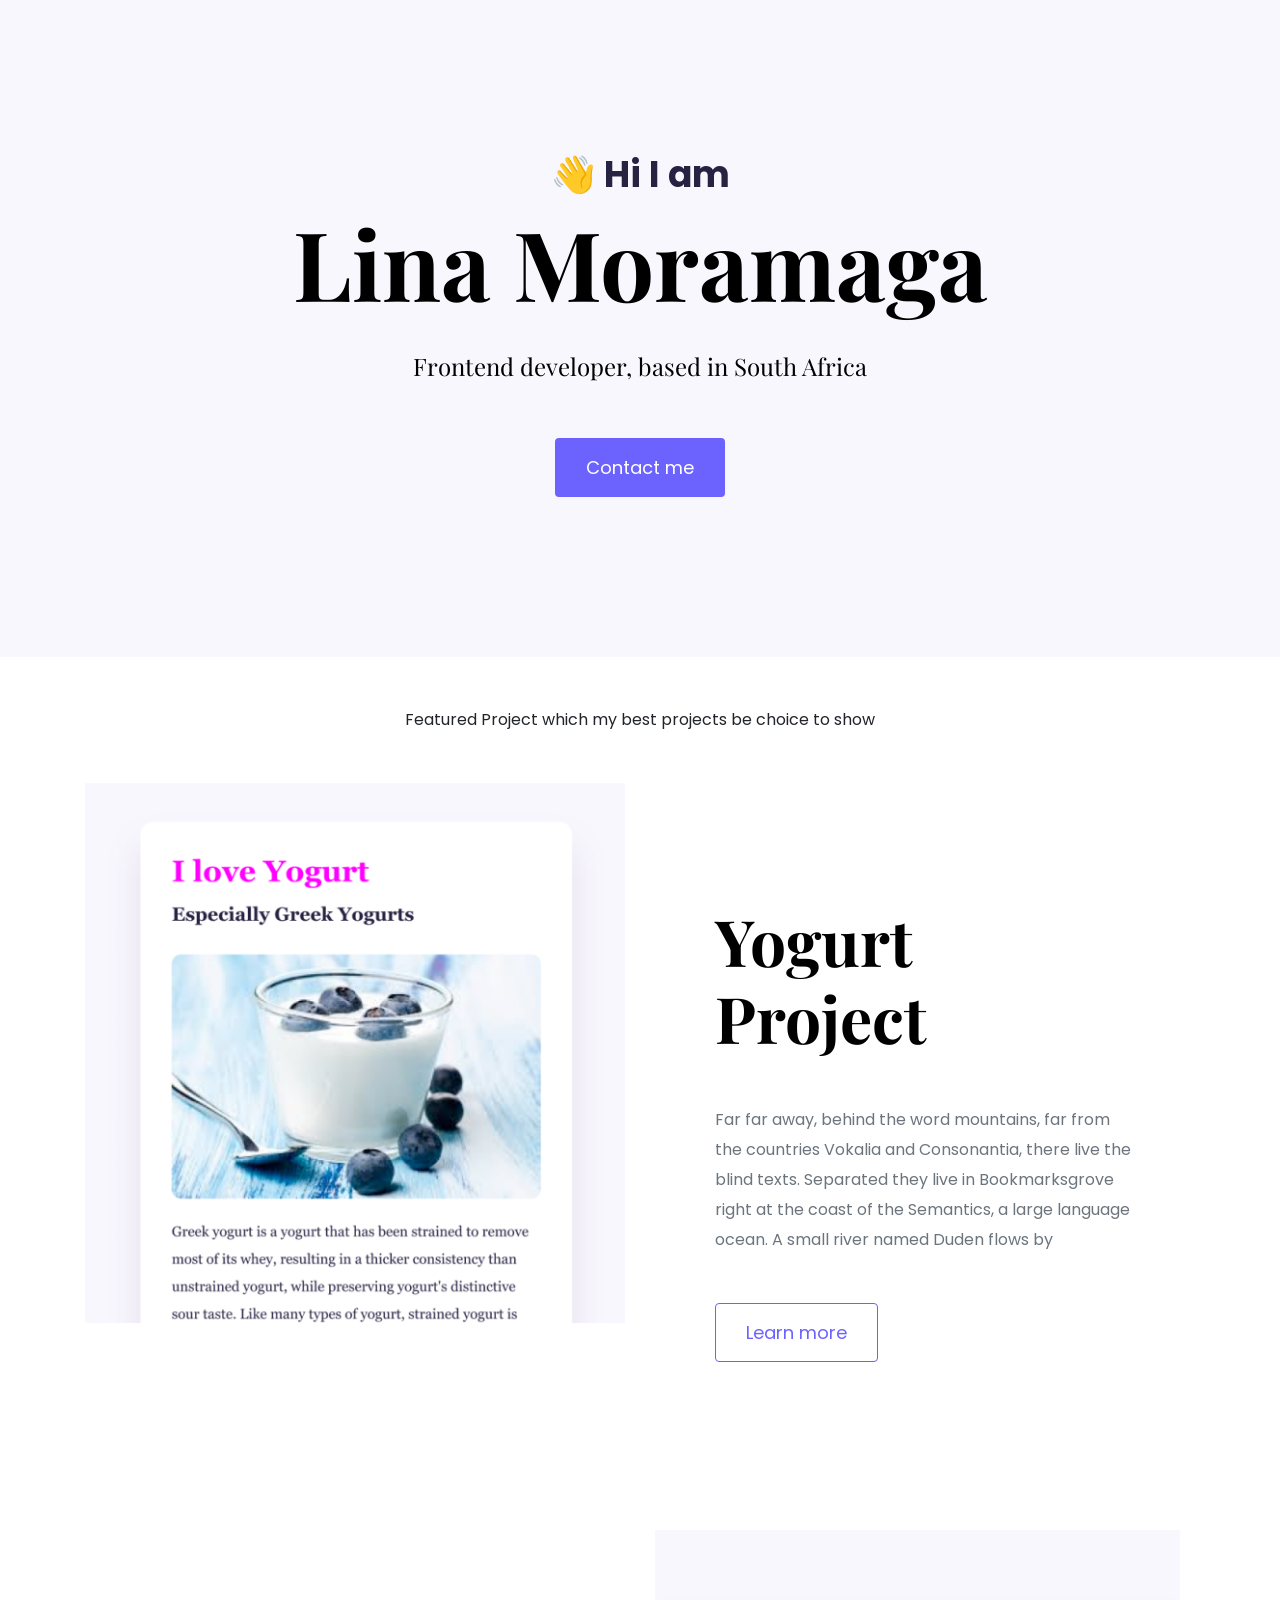
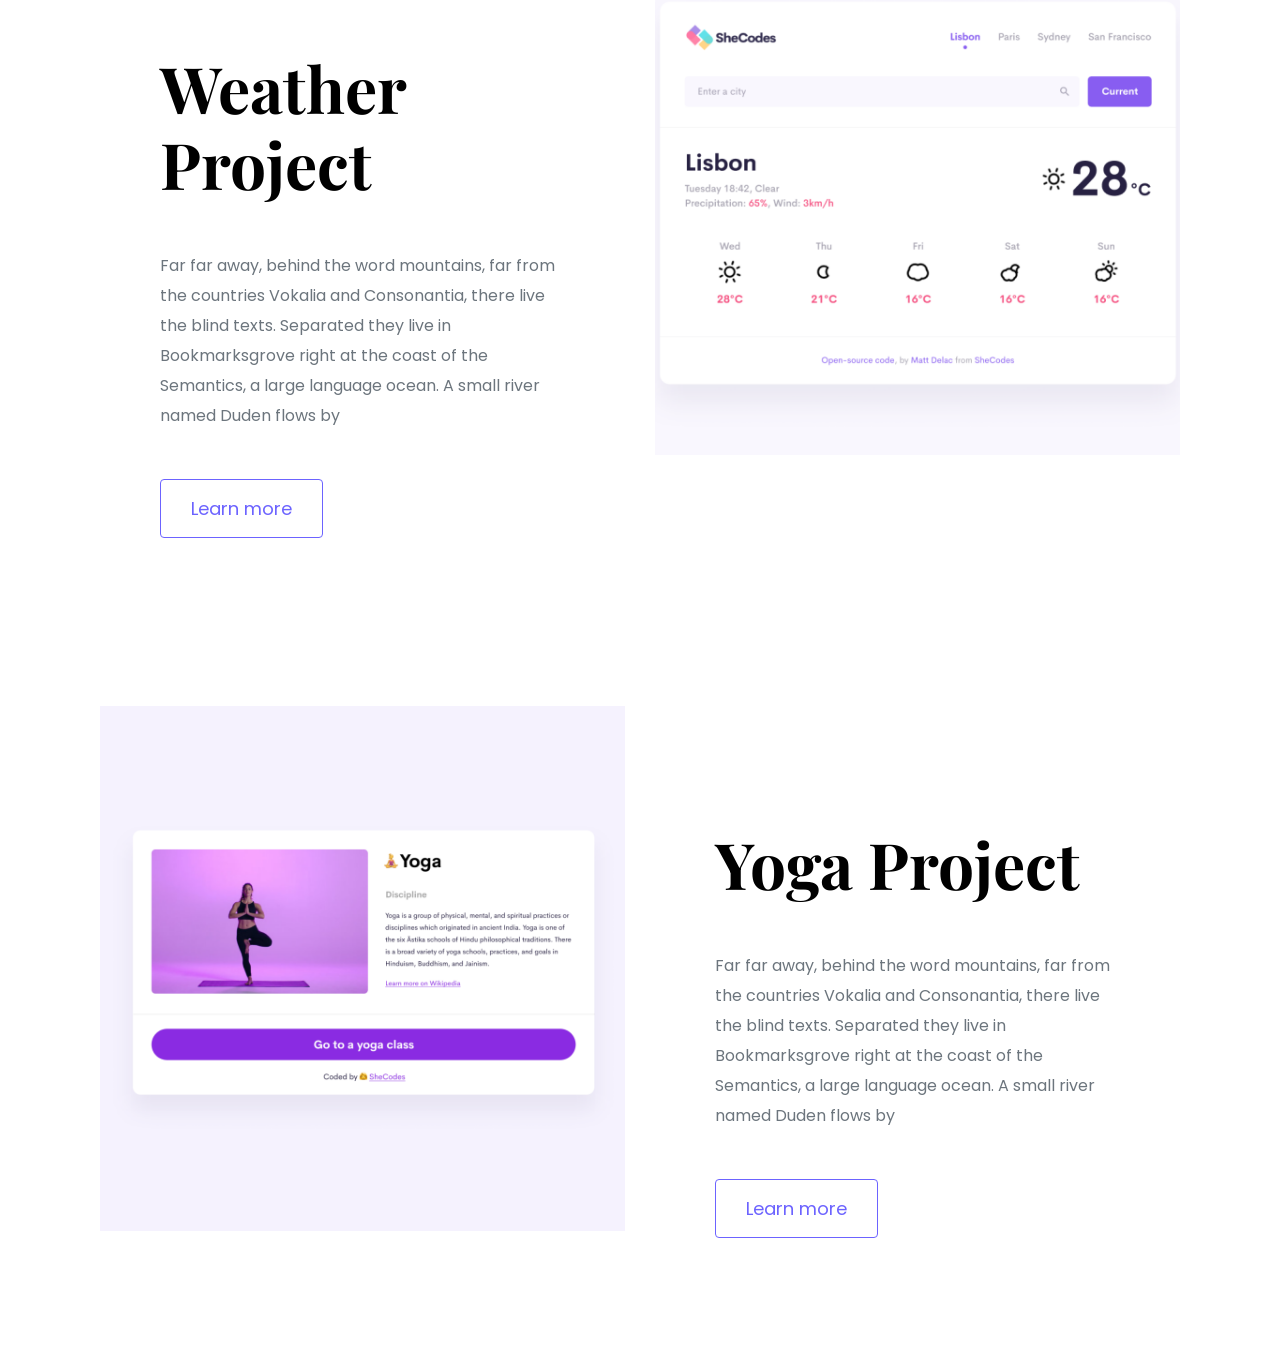
<file: index.html>
<!doctype html>
<html lang="en">
  <head>
    <meta charset="UTF-8" />
    <meta name="viewport" content="width=device-width, initial-scale=1.0" />

    <link
      rel="stylesheet"
      href="https://cdn.jsdelivr.net/npm/bootstrap@4.6.2/dist/css/bootstrap.min.css"
      integrity="sha384-xOolHFLEh07PJGoPkLv1IbcEPTNtaed2xpHsD9ESMhqIYd0nLMwNLD69Npy4HI+N"
      crossorigin="anonymous"
    />
    <link rel="preconnect" href="https://fonts.googleapis.com" />
    <link rel="preconnect" href="https://fonts.gstatic.com" crossorigin />
    <link
      href="https://fonts.googleapis.com/css2?family=Playfair+Display:ital,wght@0,400..900;1,400..900&family=Poppins:ital,wght@0,100;0,200;0,300;0,400;0,500;0,600;0,700;0,800;0,900;1,100;1,200;1,300;1,400;1,500;1,600;1,700;1,800;1,900&display=swap"
      rel="stylesheet"
    />
    <link
      rel="stylesheet"
      href="https://cdnjs.cloudflare.com/ajax/libs/font-awesome/6.0.0-beta3/css/all.min.css"
    />
    <link rel="stylesheet" href="src/style.css" />

    <title>SheCodes Portfolio</title>
  </head>
  <body>
    <div class="hero">
      <p>👋 Hi I am</p>
      <h1>Lina Moramaga</h1>
      <h2 class="mb-5">Frontend developer, based in South Africa</h2>
      <div>
        <a href="#" class="btn btn-branding">Contact me</a>
      </div>
    </div>
    <p class="text-center m-5">
      Featured Project which my best projects be choice to show
    </p>

    <div class="container">
      <div class="row mb-5">
        <div class="col d-none d-lg-block">
          <img src="images/yogurt.png " class="img-fluid" alt="" />
        </div>

        <div class="col">
          <div class="project-description">
            <h2 class="mb-5">Yogurt Project</h2>
            <p class="mb-5 text-muted">
              Far far away, behind the word mountains, far from the countries
              Vokalia and Consonantia, there live the blind texts. Separated
              they live in Bookmarksgrove right at the coast of the Semantics, a
              large language ocean. A small river named Duden flows by
            </p>
            <a href="" class="btn btn-branding-outline">Learn more</a>
          </div>
        </div>
      </div>


<div class="container">
  <div class="row mb-5">
    <div class="col">
      <div class="project-description">
        <h2 class="mb-5">Weather Project</h2>
        <p class="mb-5 text-muted">
          Far far away, behind the word mountains, far from the countries
          Vokalia and Consonantia, there live the blind texts. Separated
          they live in Bookmarksgrove right at the coast of the Semantics, a
          large language ocean. A small river named Duden flows by
        </p>
        <a href="" class="btn btn-branding-outline">Learn more</a>
      </div>
    </div>

    <div class="col d-none d-lg-block">
      <img src="images/weather.png" class="img-fluid" alt="" />
    </div>
  </div>
</div>



<div class="container">
      <div class="row">
        <div class="col d-none d-lg-block">
          <img src="images/yoga.png " class="img-fluid" alt="" />
        </div>

        <div class="col">
          <div class="project-description">
            <h2 class="mb-5">Yoga Project</h2>
            <p class="mb-5 text-muted">
              Far far away, behind the word mountains, far from the countries
              Vokalia and Consonantia, there live the blind texts. Separated
              they live in Bookmarksgrove right at the coast of the Semantics, a
              large language ocean. A small river named Duden flows by
            </p>
            <a href="" class="btn btn-branding-outline">Learn more</a>
          </div>
        </div>
      </div>



    </div>
  </body>
</html>
</file>
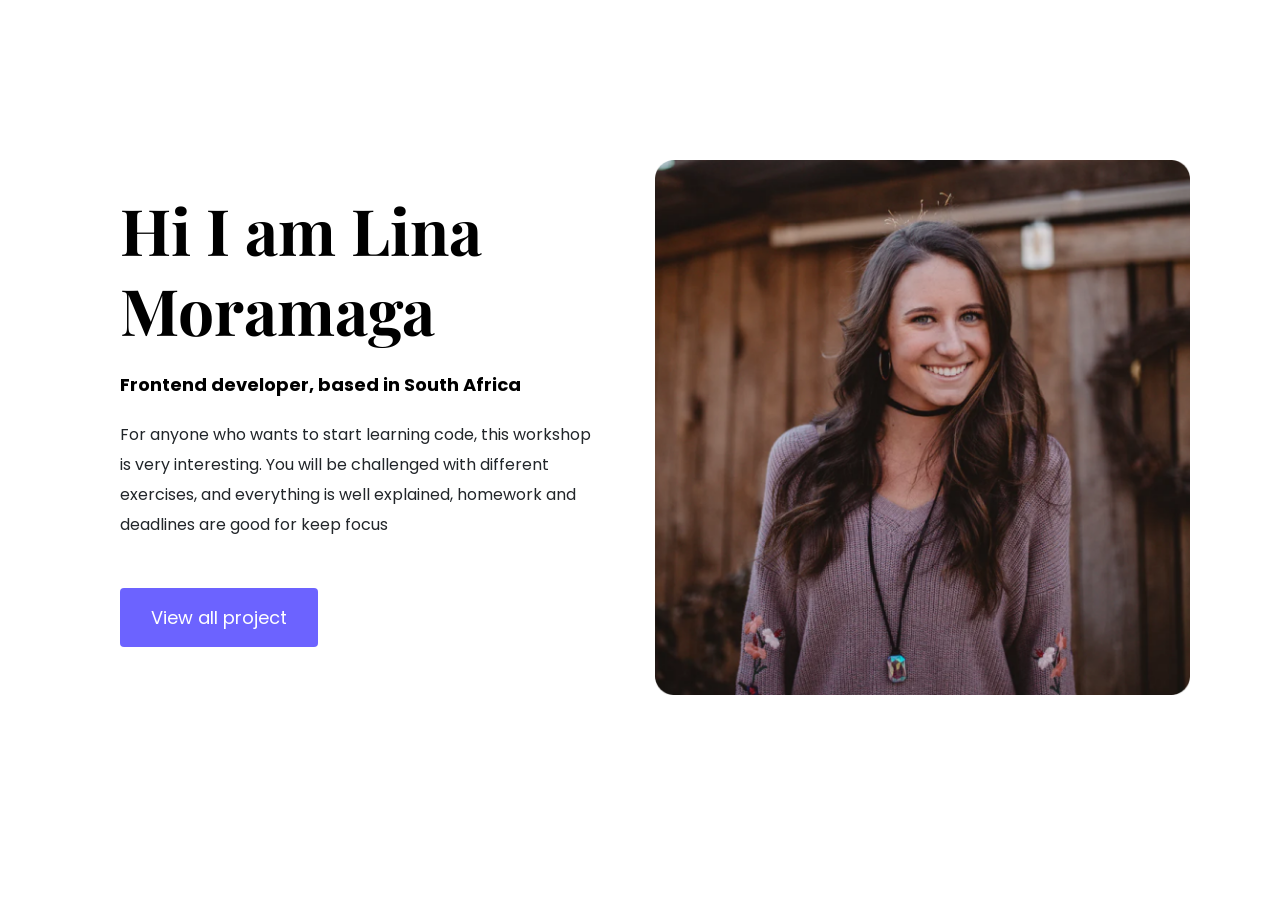
<file: about.html>
<!doctype html>
<html lang="en">
  <head>
    <meta charset="UTF-8" />
    <meta name="viewport" content="width=device-width, initial-scale=1.0" />

    <link
      rel="stylesheet"
      href="https://cdn.jsdelivr.net/npm/bootstrap@4.6.2/dist/css/bootstrap.min.css"
      integrity="sha384-xOolHFLEh07PJGoPkLv1IbcEPTNtaed2xpHsD9ESMhqIYd0nLMwNLD69Npy4HI+N"
      crossorigin="anonymous"
    />
    <link rel="preconnect" href="https://fonts.googleapis.com" />
    <link rel="preconnect" href="https://fonts.gstatic.com" crossorigin />
    <link
      href="https://fonts.googleapis.com/css2?family=Playfair+Display:ital,wght@0,400..900;1,400..900&family=Poppins:ital,wght@0,100;0,200;0,300;0,400;0,500;0,600;0,700;0,800;0,900;1,100;1,200;1,300;1,400;1,500;1,600;1,700;1,800;1,900&display=swap"
      rel="stylesheet"
    />
    <link
      rel="stylesheet"
      href="https://cdnjs.cloudflare.com/ajax/libs/font-awesome/6.0.0-beta3/css/all.min.css"
    />
    <link rel="stylesheet" href="src/style.css" />

    <title>She Codes Project</title>
  </head>
  <body>
    <div class="about-section container">
      <div class="row">
        <div class="col-lg-6">
          <div class="about-section-content">
            <h1 class="mb-4">Hi I am Lina Moramaga</h1>
            <h2 class="mb-4">Frontend developer, based in South Africa</h2>
            <p class="mb-5">
              For anyone who wants to start learning code, this workshop is very
              interesting. You will be challenged with different exercises, and
              everything is well explained, homework and deadlines are good for
              keep focus
            </p>
            <a href="" class="btn btn-branding">View all project</a>
          </div>
        </div>
        <div class="col-lg-6">
          <img src="images/patricia.png" alt="" class="img-fluid" />
        </div>
      </div>
    </div>
  </body>
</html>
</file>
<file: src/style.css>
:root {
  --branding-color: #6c63ff;
  --secondary-color: #f9f7fe;
  --heading-font-family: "Playfair Display", serif;
  --default-font-family: "Poppins", sans-serif;
}
body {
  font-family: var(--default-font-family);
}

h1,
h2,
h3,
h4,
h5,
h6 {
  color: black;
  font-family: var(--heading-font-family);
  font-weight: bold;
}
h1 {
  font-size: 96px;
  line-height: 1.5;
}
h2 {
  font-size: 64px;
}

p {
  font-family: var(--default-font-family);
  font-weight: normal;
  font-size: 16px;
  line-height: 30px;
}

.hero {
  background-color: var(--secondary-color);
  text-align: center;
  padding: 160px 20px;
}

.hero p {
  font-size: 36px;
  font-weight: bold;
  margin: 0;
  color: #272142;
}

.hero h2 {
  font-family: var(--heading-font-family);
  font-weight: normal;
  line-height: 2;
  font-size: 24px;
}
.about-section {
  padding: 160px 20px;
}

.about-section h1 {
  font-size: 64px;
  line-height: 80px;
}
.about-section h2 {
  font-size: 18px;
  font-family: var(--default-font-family);
}
.about-section-content {
  margin: 30px;
}

.btn-branding {
  background: var(--branding-color);
  border-radius: 4px;
  color: white;
  font-size: 18px;
  line-height: 27px;
  padding: 15px 30px;
}
.btn-branding-outline {
  color: var(--branding-color);
  border: 1px solid var(--branding-color);
  border-radius: 4px;
  font-size: 18px;
  line-height: 27px;
  padding: 15px 30px;
}
.project-description {
  padding: 120px 60px;
}

@media (max-width: 960px) {
  h1 {
    font-size: 44px;
    line-height: 56px;
  }
  h2 {
    font-size: 44px;
  }

  .hero {
    padding: 80px 20px;
  }
  .project-description {
    padding: 0;
    text-align: center;
  }
  .about-section {
    text-align: center;
    padding: 0;
  }
}
</file>
